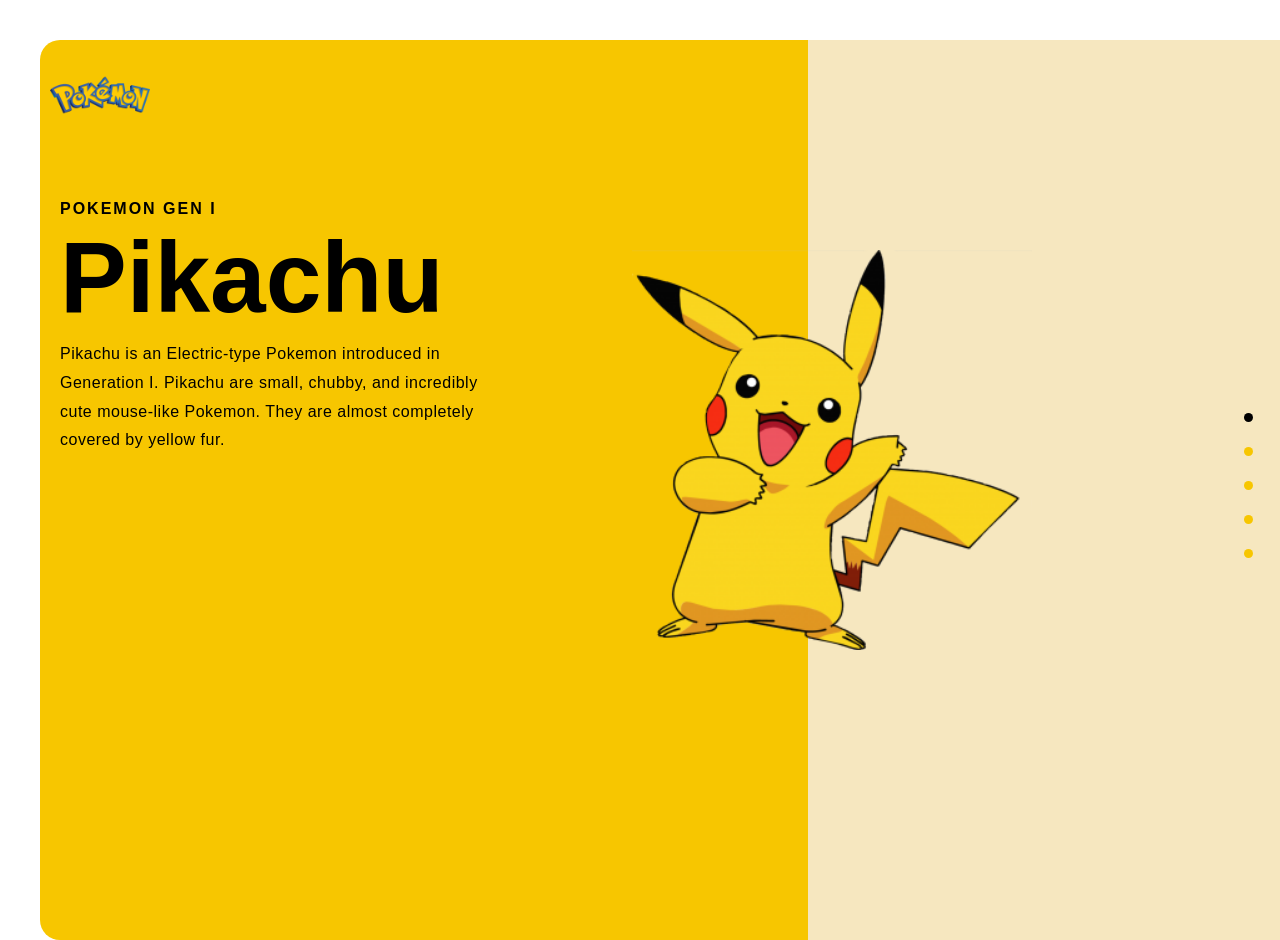
<file: index.html>
<!doctype html>
<html lang="en">
  <head>
    <meta charset="UTF-8" />
    <meta name="viewport" content="width=device-width, initial-scale=1.0" />
    <title>PIKACHU UI</title>
    <link rel="stylesheet" href="style.css" />
  </head>
  <body>  
        <div class="parent">
                <div id="child1">
                    <img src="./images/Pokemon202.webp" alt="logo" /> <br>
                    <h4>POKEMON GEN I</h4> 
                    <h1>Pikachu</h1>
                    <p>
                        Pikachu is an Electric-type Pokemon introduced
                        in Generation I. Pikachu are small, chubby,
                        and incredibly cute mouse-like Pokemon.
                        They are almost completely covered by
                        yellow fur.
                    </p>
                </div>
                <div id="child2">
                    <div class="links">
                        <a href="#"></a>
                        <a href="#"></a>
                        <a href="#"></a>
                    </div>
                    <div class="dot">
                        <ul>
                            <li class="black"></li>
                            <li></li>
                            <li></li>
                            <li></li>
                            <li></li>
                        </ul>
                    </div>
                </div>
        </div>
        <img
            src="./images/pikachu-transparent-hd-1.png" height="400px" width="400px"
            alt="Pikachu Image"
            class="image"
            />
</body>
</html>
</file>
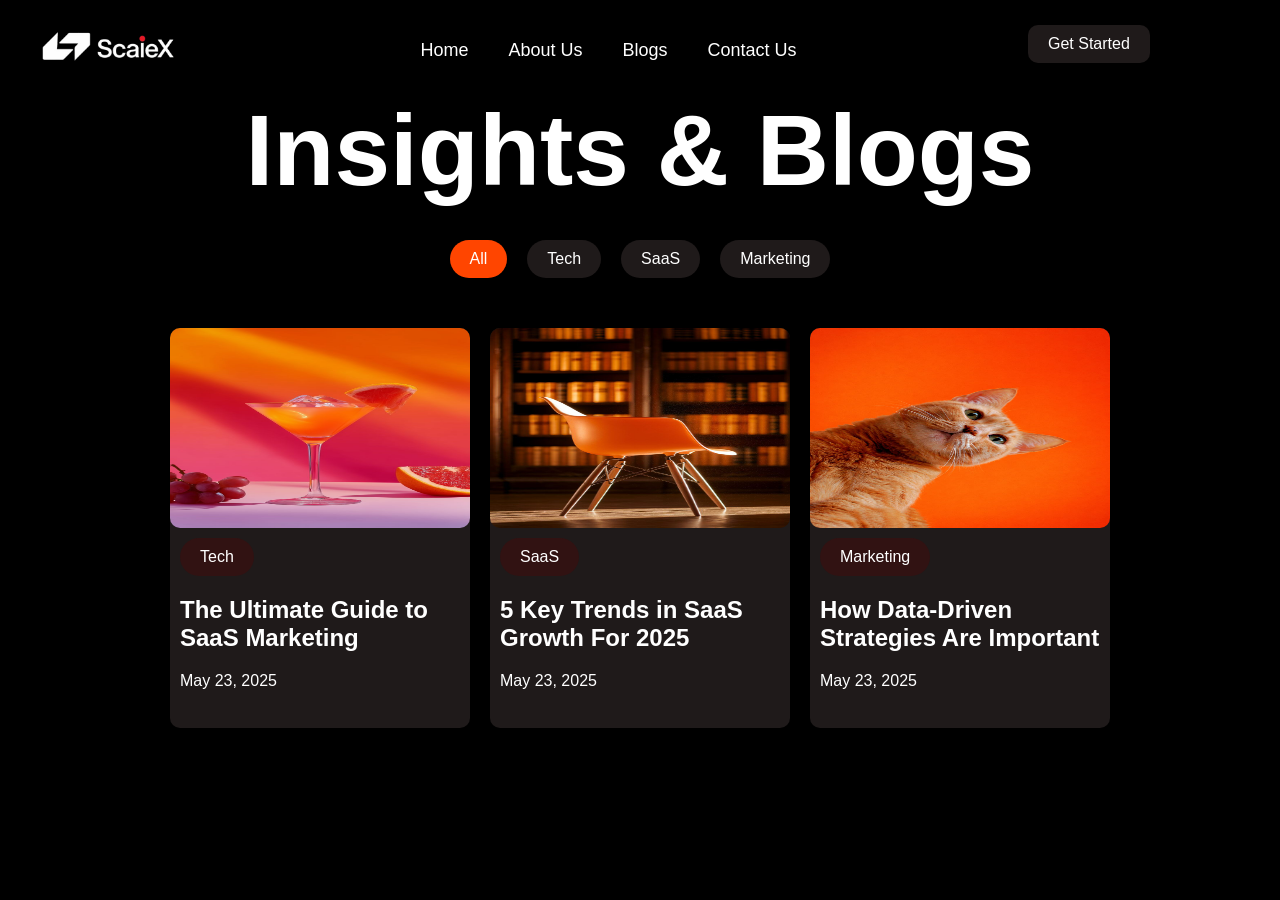
<file: Assignment-2/Task-1/index.html>
<!DOCTYPE html>
<html lang="en">
<head>
    <meta charset="UTF-8">
    <meta name="viewport" content="width=device-width, initial-scale=1.0">
    <link rel="stylesheet" href="style.css">
    <title>Document</title>
</head>
<body>
    <div id="main">
        <div id="nav">
            <div class="part1">
                 <img src="./images/scaleX-removebg-preview.png"alt="logo" id="logo">
            </div>
            <div class="part2">
                <a href="#">Home</a>
                <a href="#">About Us</a>
                <a href="#">Blogs</a>
                <a href="#">Contact Us</a>
            </div>
            <div class="part3">
                <button id="btn">Get Started</button>
            </div>
        </div>
        <div id="center">
            <div class="center-text">
                <h1>Insights & Blogs</h1>
            </div>
        </div>
        <div id="center1">
            <div id="buttons">
                <button class="color">All</button>
                <button>Tech</button>
                <button>SaaS</button>
                <button>Marketing</button>
            </div> 
        </div>
        <div id="bottom">
            <div class="btm1">
                <div class="card1">
                    <img src="./images/glassImage.jpg" alt="Tech Images" height="200px" width="300px">
                    <button>Tech</button>
                    <h2>The Ultimate Guide to SaaS Marketing</h2>
                    <time datetime="2025-05-23">
                        May 23, 2025
                    </time>
                </div>
            </div>
            <div class="btm2">
                <div class="card2">
                    <img src="./images/chairSaaSImage.jpg" alt="SaaS Images" height="200px" width="300px">
                    <button>SaaS</button>
                    <h2>5 Key Trends in SaaS Growth For 2025</h2>
                    <time datetime="2025-05-23">
                        May 23, 2025
                    </time>
                </div>

            </div>
            <div class="btm3">
                <div class="card3">
                    <img src="./images/catMarketingImage.jpg" alt="Marketing" height="200px" width="300px">
                    <button>Marketing</button>
                    <h2>How Data-Driven Strategies Are Important</h2>
                    <time datetime="2025-05-23">
                        May 23, 2025
                    </time>
                </div>
            </div>
        </div>
    </div>
    
</body>
</html>
</file>
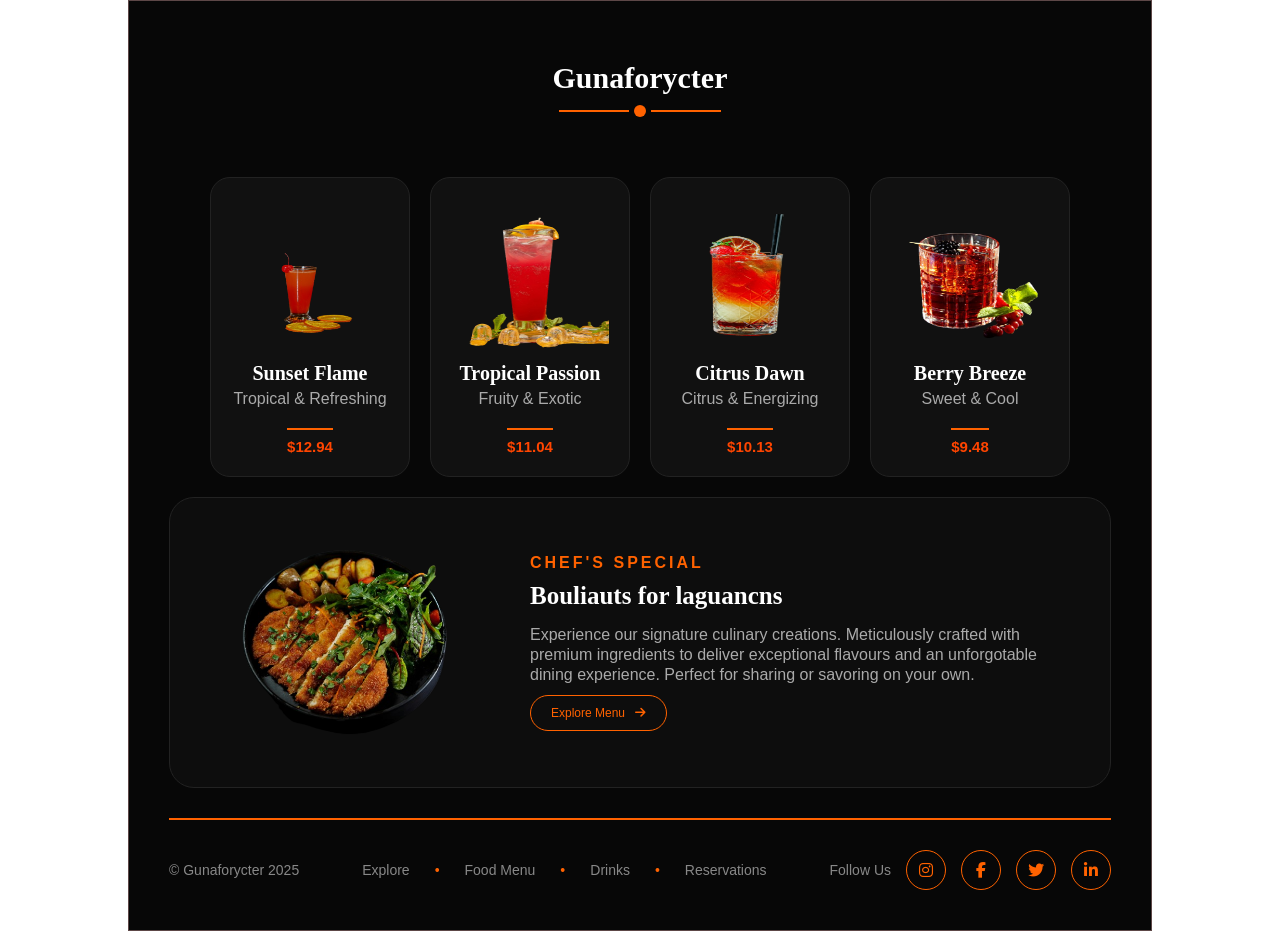
<file: Assignment-2/Task-2/index.html>
<!DOCTYPE html>
<html lang="en">
<head>
    <meta charset="UTF-8">
    <meta name="viewport" content="width=device-width, initial-scale=1.0">
    <title>Document</title>
    <link rel="stylesheet"
        href="https://cdnjs.cloudflare.com/ajax/libs/font-awesome/6.5.1/css/all.min.css">
    <link rel="stylesheet" href="style.css">
</head>
<body>
    <div id="main">
        <div id="header">
            <h1>Gunaforycter</h1>
            <div class="underline">
                <div class="line"></div>
                <div class="circle"></div>
                <div class="line"></div>
            </div>
        </div>

            <div class="cards">
                <div class="card1">
                    <img src="./images/Sunset Flame1.png" alt="Sunset FlameImage">

                    <h3>Sunset Flame</h3>

                    <p>Tropical & Refreshing</p>

                    <h6>$12.94</h6>
                </div>

                <div class="card2">
                    <img src="./images/Tropical_Passion-removebg-preview.png" alt="TP image">

                    <h3>Tropical Passion</h3>

                    <p>Fruity & Exotic</p>

                    <h6>$11.04</h6>
                </div>

                <div class="card3">
                    <img src="./images/Citrus_Dawn-removebg-preview.png" alt="CD image">

                    <h3>Citrus Dawn</h3>

                    <p>Citrus & Energizing</p>

                    <h6>$10.13</h6>
                </div>

                <div class="card4">
                    <img src="./images/Berry_Breeze-removebg-preview.png" alt="BB image">

                    <h3>Berry Breeze</h3>

                    <p>Sweet & Cool</p>

                    <h6>$9.48</h6>
                </div>
            </div>

            <div class="banner">
                <div class="left">
                    <img src="./images/Chef_Special_dish-removebg-preview.png" alt="Food Image">
                </div>

                <div class="right">

                    <h4>CHEF'S SPECIAL</h4>
                    <h3>Bouliauts for laguancns</h3>
                    <p>
                        Experience our signature culinary creations.
                        Meticulously crafted with premium ingredients to deliver exceptional flavours
                        and an unforgotable dining experience. Perfect for sharing or savoring
                        on your own.
                    </p>
                    <button>
                        Explore Menu
                        <i class="fa-solid fa-arrow-right"></i>
                    </button>

                </div>
            </div>
            <hr>
            <div class="footer">
                <p>© Gunaforycter 2025</p>
                <div class="services">
                    <ul>
                        <li>Explore</li>
                        <li class="dot">•</li>
                        <li>Food Menu</li>
                        <li class="dot">•</li>
                        <li>Drinks</li>
                        <li class="dot">•</li>
                        <li>Reservations</li>
                    </ul>
                </div>

                <div class="social">
                    <p>Follow Us</p>
                    <div class="icon">
                        <i class="fa-brands fa-instagram"></i>
                    </div>
                    <div class="icon">
                        <i class="fa-brands fa-facebook-f"></i>
                    </div>
                    <div class="icon">
                        <i class="fa-brands fa-twitter"></i>
                    </div>
                    <div class="icon">
                        <i class="fa-brands fa-linkedin-in"></i>
                    </div>
                </div>
            </div>
        </div>
    </body>
</html>
</file>
<file: style.css>
*{
    margin: 0;
    padding: 0;
    box-sizing: border-box;
}

html,body{
    width: 100%;
    height: 100%;
    font-family: 'Poppins', sans-serif;
}

.parent{
    width: 100%;
    height: 100%;
    position: relative;
    margin: 40px 40px 40px 40px;
}
#child1{
    width: 60%;
    height: 100%;
    background-color: #f7c600;
    position: absolute;
    left: 0;
    top: 0;
    border-radius: 20px 0px 0px 20px;
}

 #child1 img{
    height: 100px;
    width: 100px;
    position: absolute;
    top: 5px;
    left: 10px;
}
#child1 h4{
    position: absolute;
    top: 160px;
    left: 20px;
    letter-spacing: 2px;
}
#child1 h1{
    position: absolute;
    top: 180px;
    left: 20px;
    font-size: 100px;
}
#child1 p{
    position: absolute;
    top: 300px;
    left: 20px;
    width: 420px;
    font-size: 16px;
    line-height: 1.8;
    font-weight: 500;
    letter-spacing: 0.5px;
} 
.image{
    position: absolute;
    top: 50%;
    left: 65%;
    transform: translate(-50%, -50%);
}
#child2{
    width: 40%;
    height: 100%;
    background-color: #f6e7bf;
    position: absolute;
    right: 0;
    top: 0;
    border-radius: 0px 20px 20px 0px;
}
#child2 .dot{
    position: absolute;
    top: 40%;
    left: 90%;
    color: #f7c600; 
    font-size: 30px;
}
#child2 .dot .black{
    color: black;
}
#child2 .links{
    display: none;
}

#child2 .links a{
    padding: 14px 20px;
    width: 30px;
    height: 3px;
    text-decoration: none;
    font-size: 17px;
    display: block;
    color: black;
    margin: 6px 0;
}
</file>
<file: Assignment-2/Task-1/style.css>
*{
    margin: 0;
    padding: 0;
    box-sizing: border-box;
}
html,body{
    height: 100%;
    width: 100%;
    background-color: white;
    font-family: Arial, sans-serif;
}
#main{
    min-height: 100vh;
    width: 100%;
    background-color: black;
    color: white;
}
#nav{
    display: flex;
    height: 100px;
    width: 100%;
    background-color: black;
    align-items: center;
    justify-content: space-between;
    padding: 10px;
    
}
.part1{
    display: flex;
    align-items: center;
    height: 100%;
    width: 15%;
    
}
#logo{
    height: auto;
    width: 200px;
    color: white;
}
.part2{
    height: 100%;
    width: 40%;
    gap: 40px;
}
.part2 a{
    color:white;
    text-decoration:none;
    font-size:18px;
}   
.part3{
    height: 100%;
    width: 20%;
}
#btn{
    border-radius: 10px;
    margin-top: 15px;
}
.part2:nth-child(2){
    display: flex;
    justify-content: center;
    align-items: center;
    width: 50%;
}
#center{
    height: 100px;
    display: flex;
    justify-content: center;
    align-items: center;
}
.center-text h1{
    color: white;
    font-size: 100px;
    padding: 20px;
    margin: 20px;
}
#bottom{
    display: flex;
    justify-content: center;
    align-items: center;
    gap: 20px;
    padding: 40px;
    margin-top: 10px;
    flex-wrap: wrap;
}
#bottom .card1, #bottom .card2, #bottom .card3{
    background-color: rgb(31, 26, 26);
    /* padding: 20px; */
    /* margin: 0 10px; */
    border-radius: 10px;
    width: 300px;
    height: 400px;
    display: flex;
    flex-direction: column;
    align-items: start;
}
.card1 img, .card2 img, .card3 img{
    border-radius: 10px;
}
#bottom button{
    background-color: rgb(49, 18, 18);
    margin: 10px;
}
#bottom h2{
    margin: 10px;
}
#bottom time{
    margin: 10px;
    color: rgb(255, 255, 255);
}
#buttons{
    display: flex;
    justify-content: center;
    margin-top: 40px;
    border-radius: 50%;
}
button{
    padding: 10px 20px;
    margin: 0 10px;
    border: none;
    border-radius: 50px;
    background-color: rgb(31, 26, 26);
    color: white;
    font-size: 16px;
}
button.color{
    background-color: orangered;
}
</file>
<file: Assignment-2/Task-2/style.css>
*{
    margin: 0;
    padding: 0;
    box-sizing: border-box;
}
html,body{
    height: 100%;
    width: 100%;
    background-color: white;
    font-family: Arial, Helvetica, sans-serif;
}
body{
    display: flex;
    justify-content: center;
    align-items: center;
    font-family: 'Franklin Gothic Medium', 'Arial Narrow', Arial, sans-serif;
}
#main{
    width:80%;
    max-width: 1400px;
    margin: auto;
    min-height:100vh;
    background-color:#070707;
    padding:40px;
    color:white;
    border:1px solid #5d4747;
}
#header{
    padding: 20px 0;
    width: 100%;
    margin-bottom: 40px;
    background-color:#070707;
    text-align: center;
    /* height: 50px; */
    /* display: flex; */
    /* justify-content: center; */
    /* align-items: center; */
    
}
#header h1{
    color: white;
    font-size: 30px;
    font-family: serif;
    margin-bottom: 10px;
}
.underline{
    display:flex;
    justify-content:center;
    align-items:center;
    gap:5px;
    margin-top: 10px;
}

.line{
    width:70px;
    height:2px;
    background-color:rgb(255, 98, 0);
}

.circle{
    width:12px;
    height:12px;
    background-color:rgb(255, 98, 0);
    border-radius:50%;
}
.cards{
    display:flex;
    flex-wrap: wrap;
    gap:20px;
    justify-content:center;
}
.card1,.card2,.card3,.card4{
    width:200px;
    background:#111;
    border-radius:20px;
    padding:20px;
    text-align:center;
    border:1px solid #222;
    transition:0.5s;
}
.card1:hover,.card2:hover,.card3:hover,.card4:hover{
    border:1px solid rgb(255, 98, 0);
    box-shadow:
    0 0 10px rgb(255, 98, 0),
    0 0 20px rgba(255,98,0,0.4);
}
.card1 img,.card2 img,.card3 img,.card4 img{
    width:100%;
    height:150px;
}
.card1 h3,.card2 h3,.card3 h3,.card4 h3{
    margin-top:10px;
    font-size:20px;
    font-family:serif;
}

.card1 p,.card2 p,.card3 p,.card4 p{
    color:#aaa;
    margin-top:5px;
}

.card1 h6,.card2 h6,.card3 h6,.card4 h6{
    margin-top:20px;
    color:orangered;
    font-size:15px;
    display: inline-block;
    border-top: 2px solid rgb(255, 98, 0);
    padding-top: 8px;
}
.banner{
    margin-top:20px;
    display:flex;
    align-items:center;
    background:#0d0d0d;
    border-radius:25px;
    padding:30px;
    border:1px solid #222;
}
.left img{
    width:300px;
}
.right{
    padding-left:30px;
}
.right h4{
    color:rgb(255, 98, 0);
    letter-spacing:3px;
    margin-bottom:10px;
}
.right h3{
    font-size:25px;
    font-family:serif;
}
.right p{
    color:#aaa;
    margin-top:15px;
    line-height:20px;
}
button{
    margin-top:10px;
    padding:10px 20px;
    background:transparent;
    border:1px solid rgb(255, 98, 0);
    color:rgb(255, 98, 0);
    border-radius:30px;
    font-size:12px;
    display: flex;
    align-items: center;
    gap: 10px;
}
hr{
    margin-top:30px;
    border:0.5px solid rgb(255, 98, 0);
}
.footer{
    margin-top:30px ;
    display:flex;
    justify-content:space-between;
    align-items: center;
    color:#888;
    font-size:14px;
    flex-wrap: wrap;
}

.services ul{
    list-style: none;
    display:flex;
    justify-content: center;
    align-items: center;
    gap:25px;
}
.dot{
    color: rgb(255, 98, 0);
}
.social{
    display:flex;
    align-items:center;
    gap:15px;
}
.icon i{
    color:rgb(255, 98, 0);
    font-size: 16px;
    transition:0.3s;
}
.icon i:hover{
    transform:scale(1.2);
    color:white;
}
.icon{
    width: 40px;
    height: 40px;
    border: 1px solid rgb(255, 98, 0);
    border-radius: 50%;
    display: flex;
    justify-content: center;
    align-items: center;
    transition: 0.3s;
}
</file>
